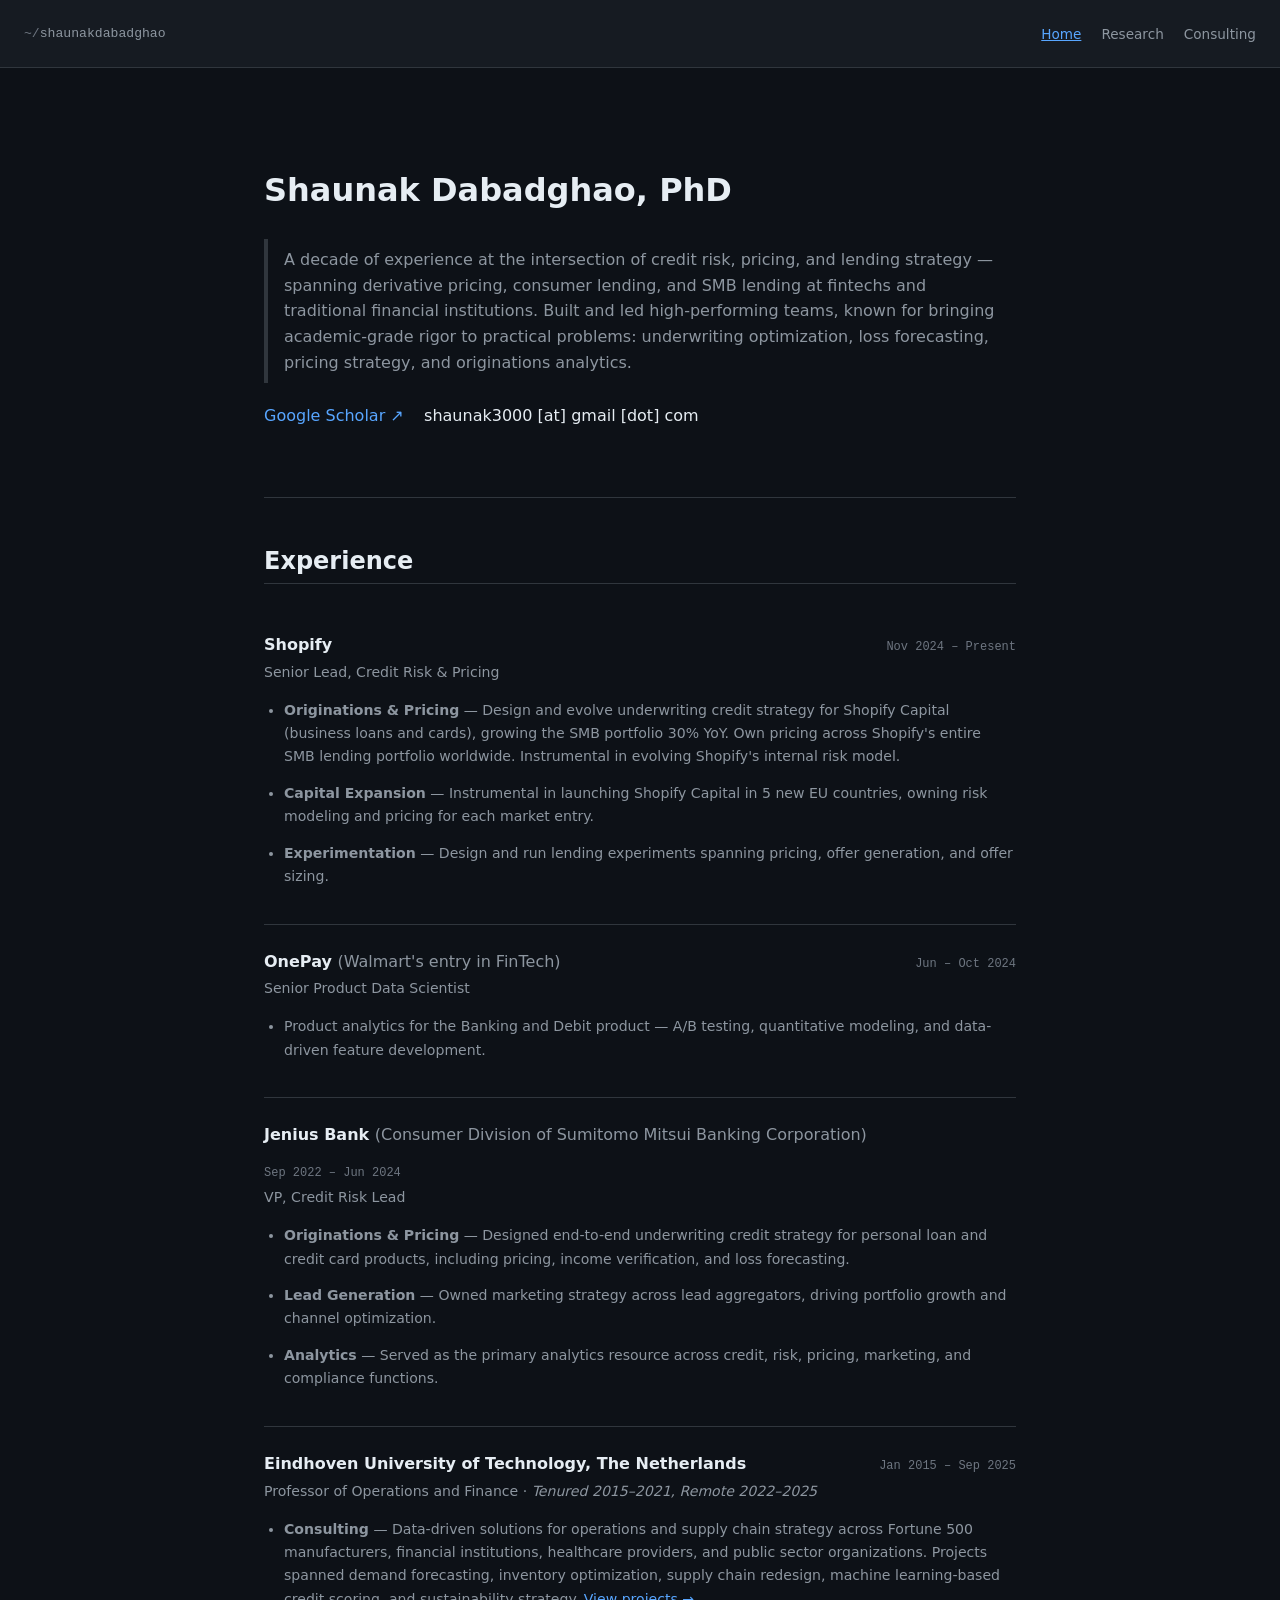
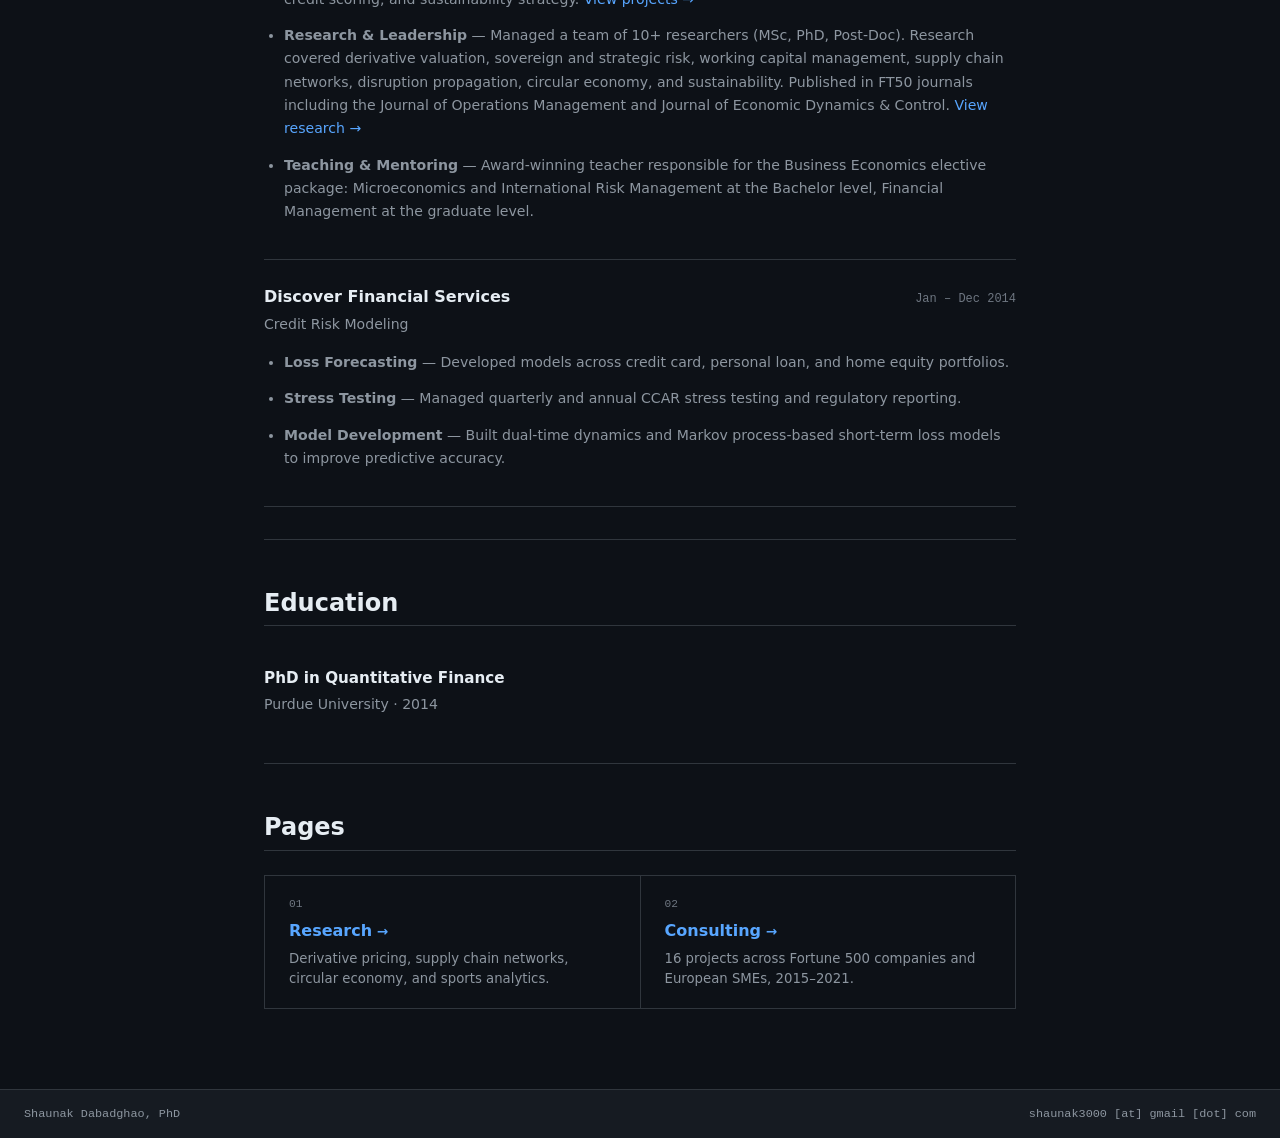
<file: index.html>
<!DOCTYPE html>
<html lang="en">
<head>
<meta charset="UTF-8"><meta name="viewport" content="width=device-width, initial-scale=1.0">
<title>Shaunak Dabadghao, PhD</title>
<link rel="stylesheet" href="_shared.css">
<style>
.hero h1{border-bottom:none;margin-bottom:0.75rem;}
.hero{padding:2.5rem 0 1.5rem;}

/* Experience blocks */
.exp-block{padding:1.5rem 0;border-bottom:1px solid var(--border);}
.exp-block:last-child{border-bottom:none;}
.exp-header{display:flex;justify-content:space-between;align-items:baseline;gap:1rem;flex-wrap:wrap;margin-bottom:0.2rem;}
.exp-company{font-weight:600;font-size:1rem;color:var(--text);}
.exp-date{font-family:'SFMono-Regular',Consolas,'Liberation Mono',Menlo,monospace;font-size:0.75rem;color:var(--text-dim);white-space:nowrap;}
.exp-title{font-size:0.88rem;color:var(--text-muted);margin-bottom:0.75rem;}
.exp-block ul{padding-left:1.25em;display:flex;flex-direction:column;gap:0.4rem;}
.exp-block li{font-size:0.88rem;color:var(--text-muted);line-height:1.65;}

/* Education */
.edu-block{padding:1rem 0;}
.edu-degree{font-weight:600;font-size:0.95rem;color:var(--text);}
.edu-school{font-size:0.88rem;color:var(--text-muted);margin-top:0.15rem;}

/* Nav cards */
.nav-grid{display:grid;grid-template-columns:repeat(2,1fr);gap:1px;background:var(--border);border:1px solid var(--border);margin-top:1.5em;}
.nav-card{background:var(--bg);padding:1.25rem 1.5rem;text-decoration:none;display:block;transition:background 0.15s;}
.nav-card:hover{background:var(--bg-alt);text-decoration:none;}
.nav-card-num{font-family:'SFMono-Regular',Consolas,'Liberation Mono',Menlo,monospace;font-size:0.7rem;color:var(--text-dim);margin-bottom:0.3rem;}
.nav-card-title{font-size:1rem;font-weight:600;color:var(--accent);margin-bottom:0.3rem;}
.nav-card-title::after{content:' →';font-size:0.85rem;}
.nav-card-desc{font-size:0.83rem;color:var(--text-muted);line-height:1.5;}
@media(max-width:600px){.nav-grid{grid-template-columns:1fr;}}
</style>
</head>
<body>
<nav id="nav">
  <a href="index.html" class="nav-name">shaunakdabadghao</a>
  <ul class="nav-links">
    <li><a href="index.html" class="active">Home</a></li>
    <li><a href="research.html">Research</a></li>
    <li><a href="consulting.html">Consulting</a></li>
  </ul>
</nav>

<div class="content">

  <div class="hero reveal">
    <h1>Shaunak Dabadghao, PhD</h1>
    <blockquote>
      <p>A decade of experience at the intersection of credit risk, pricing, and lending strategy — spanning derivative pricing, consumer lending, and SMB lending at fintechs and traditional financial institutions. Built and led high-performing teams, known for bringing academic-grade rigor to practical problems: underwriting optimization, loss forecasting, pricing strategy, and originations analytics.</p>
    </blockquote>
    <p>
      <a href="https://scholar.google.com/citations?user=n4YZN3cAAAAJ&hl=en" target="_blank">Google Scholar ↗</a>
      &nbsp;&nbsp;
      <span>shaunak3000 [at] gmail [dot] com</span>
    </p>
  </div>

  <hr>

  <h2>Experience</h2>

  <div class="exp-block reveal">
    <div class="exp-header">
      <span class="exp-company">Shopify</span>
      <span class="exp-date">Nov 2024 – Present</span>
    </div>
    <div class="exp-title">Senior Lead, Credit Risk &amp; Pricing</div>
    <ul>
      <li><strong>Originations &amp; Pricing</strong> — Design and evolve underwriting credit strategy for Shopify Capital (business loans and cards), growing the SMB portfolio 30% YoY. Own pricing across Shopify's entire SMB lending portfolio worldwide. Instrumental in evolving Shopify's internal risk model.</li>
      <li><strong>Capital Expansion</strong> — Instrumental in launching Shopify Capital in 5 new EU countries, owning risk modeling and pricing for each market entry.</li>
      <li><strong>Experimentation</strong> — Design and run lending experiments spanning pricing, offer generation, and offer sizing.</li>
    </ul>
  </div>

  <div class="exp-block reveal">
    <div class="exp-header">
      <span class="exp-company">OnePay <span style="font-weight:400;color:var(--text-muted);">(Walmart's entry in FinTech)</span></span>
      <span class="exp-date">Jun – Oct 2024</span>
    </div>
    <div class="exp-title">Senior Product Data Scientist</div>
    <ul>
      <li>Product analytics for the Banking and Debit product — A/B testing, quantitative modeling, and data-driven feature development.</li>
    </ul>
  </div>

  <div class="exp-block reveal">
    <div class="exp-header">
      <span class="exp-company">Jenius Bank <span style="font-weight:400;color:var(--text-muted);">(Consumer Division of Sumitomo Mitsui Banking Corporation)</span></span>
      <span class="exp-date">Sep 2022 – Jun 2024</span>
    </div>
    <div class="exp-title">VP, Credit Risk Lead</div>
    <ul>
      <li><strong>Originations &amp; Pricing</strong> — Designed end-to-end underwriting credit strategy for personal loan and credit card products, including pricing, income verification, and loss forecasting.</li>
      <li><strong>Lead Generation</strong> — Owned marketing strategy across lead aggregators, driving portfolio growth and channel optimization.</li>
      <li><strong>Analytics</strong> — Served as the primary analytics resource across credit, risk, pricing, marketing, and compliance functions.</li>
    </ul>
  </div>

  <div class="exp-block reveal">
    <div class="exp-header">
      <span class="exp-company">Eindhoven University of Technology, The Netherlands</span>
      <span class="exp-date">Jan 2015 – Sep 2025</span>
    </div>
    <div class="exp-title">Professor of Operations and Finance · <em>Tenured 2015–2021, Remote 2022–2025</em></div>
    <ul>
      <li><strong>Consulting</strong> — Data-driven solutions for operations and supply chain strategy across Fortune 500 manufacturers, financial institutions, healthcare providers, and public sector organizations. Projects spanned demand forecasting, inventory optimization, supply chain redesign, machine learning-based credit scoring, and sustainability strategy. <a href="consulting.html">View projects →</a></li>
      <li><strong>Research &amp; Leadership</strong> — Managed a team of 10+ researchers (MSc, PhD, Post-Doc). Research covered derivative valuation, sovereign and strategic risk, working capital management, supply chain networks, disruption propagation, circular economy, and sustainability. Published in FT50 journals including the Journal of Operations Management and Journal of Economic Dynamics &amp; Control. <a href="research.html">View research →</a></li>
      <li><strong>Teaching &amp; Mentoring</strong> — Award-winning teacher responsible for the Business Economics elective package: Microeconomics and International Risk Management at the Bachelor level, Financial Management at the graduate level.</li>
    </ul>
  </div>

  <div class="exp-block reveal">
    <div class="exp-header">
      <span class="exp-company">Discover Financial Services</span>
      <span class="exp-date">Jan – Dec 2014</span>
    </div>
    <div class="exp-title">Credit Risk Modeling</div>
    <ul>
      <li><strong>Loss Forecasting</strong> — Developed models across credit card, personal loan, and home equity portfolios.</li>
      <li><strong>Stress Testing</strong> — Managed quarterly and annual CCAR stress testing and regulatory reporting.</li>
      <li><strong>Model Development</strong> — Built dual-time dynamics and Markov process-based short-term loss models to improve predictive accuracy.</li>
    </ul>
  </div>

  <hr>

  <h2>Education</h2>
  <div class="edu-block reveal">
    <div class="edu-degree">PhD in Quantitative Finance</div>
    <div class="edu-school">Purdue University · 2014</div>
  </div>

  <hr>

  <h2>Pages</h2>
  <div class="nav-grid reveal">
    <a href="research.html" class="nav-card">
      <div class="nav-card-num">01</div>
      <div class="nav-card-title">Research</div>
      <div class="nav-card-desc">Derivative pricing, supply chain networks, circular economy, and sports analytics.</div>
    </a>
    <a href="consulting.html" class="nav-card">
      <div class="nav-card-num">02</div>
      <div class="nav-card-title">Consulting</div>
      <div class="nav-card-desc">16 projects across Fortune 500 companies and European SMEs, 2015–2021.</div>
    </a>
  </div>

</div>

<footer>
  <span>Shaunak Dabadghao, PhD</span>
  <span>shaunak3000 [at] gmail [dot] com</span>
</footer>
<script>
const obs=new IntersectionObserver(e=>e.forEach(x=>{if(x.isIntersecting)x.target.classList.add('on');}),{threshold:0.05});
document.querySelectorAll('.reveal').forEach(el=>obs.observe(el));
</script>
</body></html>
</file>
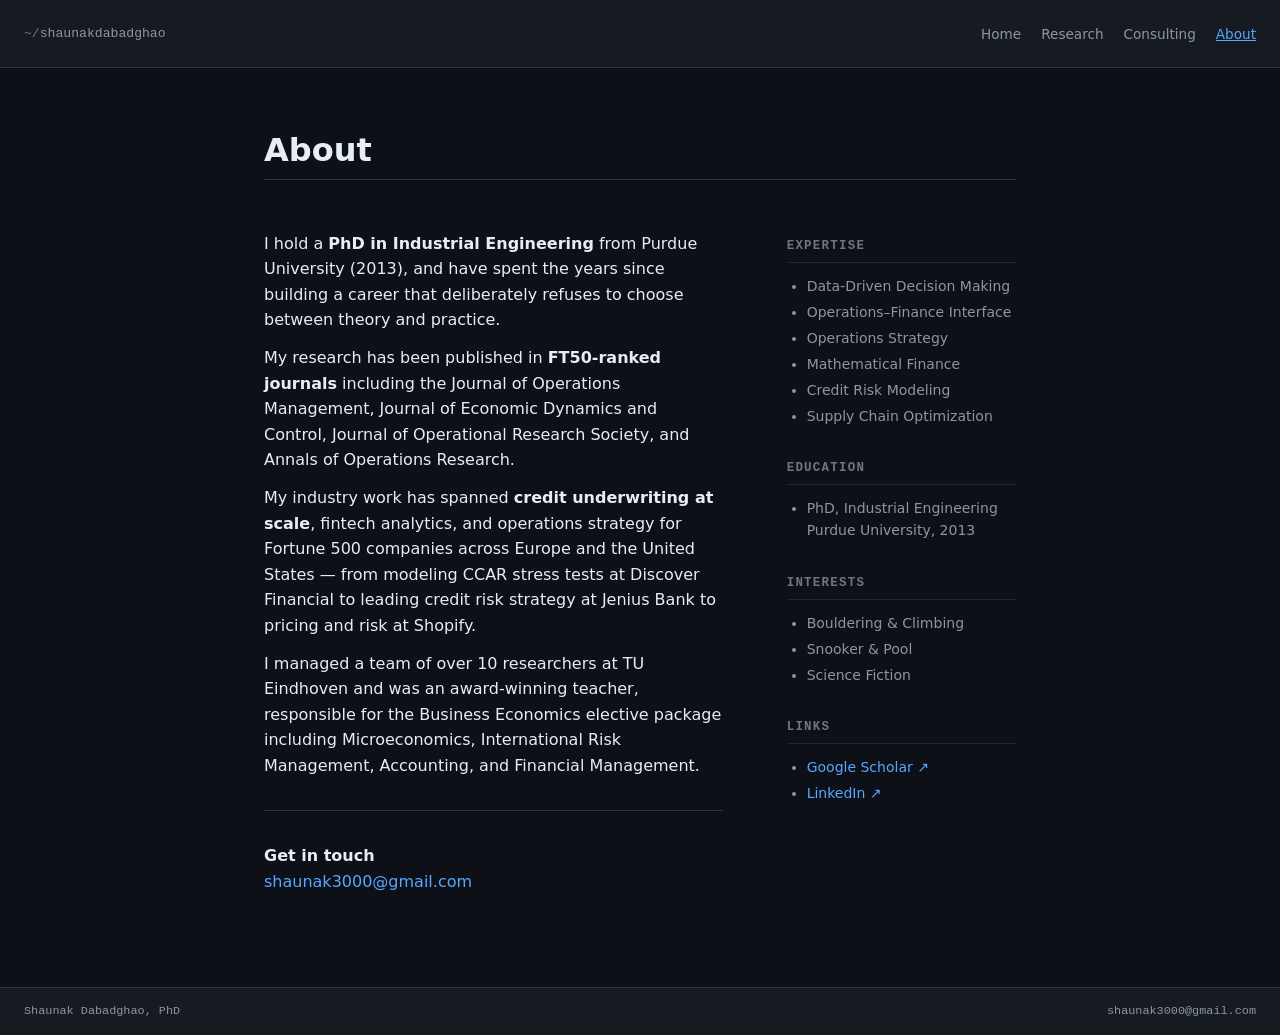
<file: about.html>
<!DOCTYPE html>
<html lang="en">
<head>
<meta charset="UTF-8"><meta name="viewport" content="width=device-width, initial-scale=1.0">
<title>About — Shaunak Dabadghao</title>
<link rel="stylesheet" href="_shared.css">
<style>
.about-grid{display:grid;grid-template-columns:2fr 1fr;gap:4rem;align-items:start;}
.aside-section{margin-bottom:2rem;}
.aside-section h3{font-size:0.78rem;font-family:'SFMono-Regular',Consolas,'Liberation Mono',Menlo,monospace;text-transform:uppercase;letter-spacing:0.1em;color:var(--text-dim);border-bottom:1px solid var(--border-muted);padding-bottom:0.4em;margin-bottom:0.75rem;}
.aside-section ul{padding-left:1.25em;}
.aside-section li{font-size:0.875rem;color:var(--text-muted);}
@media(max-width:640px){.about-grid{grid-template-columns:1fr;gap:2rem;}}
</style>
</head>
<body>
<nav id="nav">
  <a href="index.html" class="nav-name">shaunakdabadghao</a>
  <ul class="nav-links">
    <li><a href="index.html">Home</a></li>
    <li><a href="research.html">Research</a></li>
    <li><a href="consulting.html">Consulting</a></li>
    <li><a href="about.html" class="active">About</a></li>
  </ul>
</nav>

<div class="content">
  <h1>About</h1>

  <div class="about-grid reveal">
    <div>
      <p>I hold a <strong>PhD in Industrial Engineering</strong> from Purdue University (2013), and have spent the years since building a career that deliberately refuses to choose between theory and practice.</p>

      <p>My research has been published in <strong>FT50-ranked journals</strong> including the Journal of Operations Management, Journal of Economic Dynamics and Control, Journal of Operational Research Society, and Annals of Operations Research.</p>

      <p>My industry work has spanned <strong>credit underwriting at scale</strong>, fintech analytics, and operations strategy for Fortune 500 companies across Europe and the United States — from modeling CCAR stress tests at Discover Financial to leading credit risk strategy at Jenius Bank to pricing and risk at Shopify.</p>

      <p>I managed a team of over 10 researchers at TU Eindhoven and was an award-winning teacher, responsible for the Business Economics elective package including Microeconomics, International Risk Management, Accounting, and Financial Management.</p>

      <hr>

      <p><strong>Get in touch</strong><br>
      <a href="mailto:shaunak3000@gmail.com">shaunak3000@gmail.com</a></p>
    </div>

    <div>
      <div class="aside-section">
        <h3>Expertise</h3>
        <ul>
          <li>Data-Driven Decision Making</li>
          <li>Operations–Finance Interface</li>
          <li>Operations Strategy</li>
          <li>Mathematical Finance</li>
          <li>Credit Risk Modeling</li>
          <li>Supply Chain Optimization</li>
        </ul>
      </div>
      <div class="aside-section">
        <h3>Education</h3>
        <ul>
          <li>PhD, Industrial Engineering<br>Purdue University, 2013</li>
        </ul>
      </div>
      <div class="aside-section">
        <h3>Interests</h3>
        <ul>
          <li>Bouldering &amp; Climbing</li>
          <li>Snooker &amp; Pool</li>
          <li>Science Fiction</li>
        </ul>
      </div>
      <div class="aside-section">
        <h3>Links</h3>
        <ul>
          <li><a href="https://scholar.google.com/citations?user=n4YZN3cAAAAJ&hl=en" target="_blank">Google Scholar ↗</a></li>
          <li><a href="https://www.linkedin.com/in/shaunakdabadghao/" target="_blank">LinkedIn ↗</a></li>
        </ul>
      </div>
    </div>
  </div>
</div>

<footer>
  <span>Shaunak Dabadghao, PhD</span>
  <a href="mailto:shaunak3000@gmail.com">shaunak3000@gmail.com</a>
</footer>
<script>
const obs=new IntersectionObserver(e=>e.forEach(x=>{if(x.isIntersecting)x.target.classList.add('on');}),{threshold:0.05});
document.querySelectorAll('.reveal').forEach(el=>obs.observe(el));
</script>
</body></html>
</file>
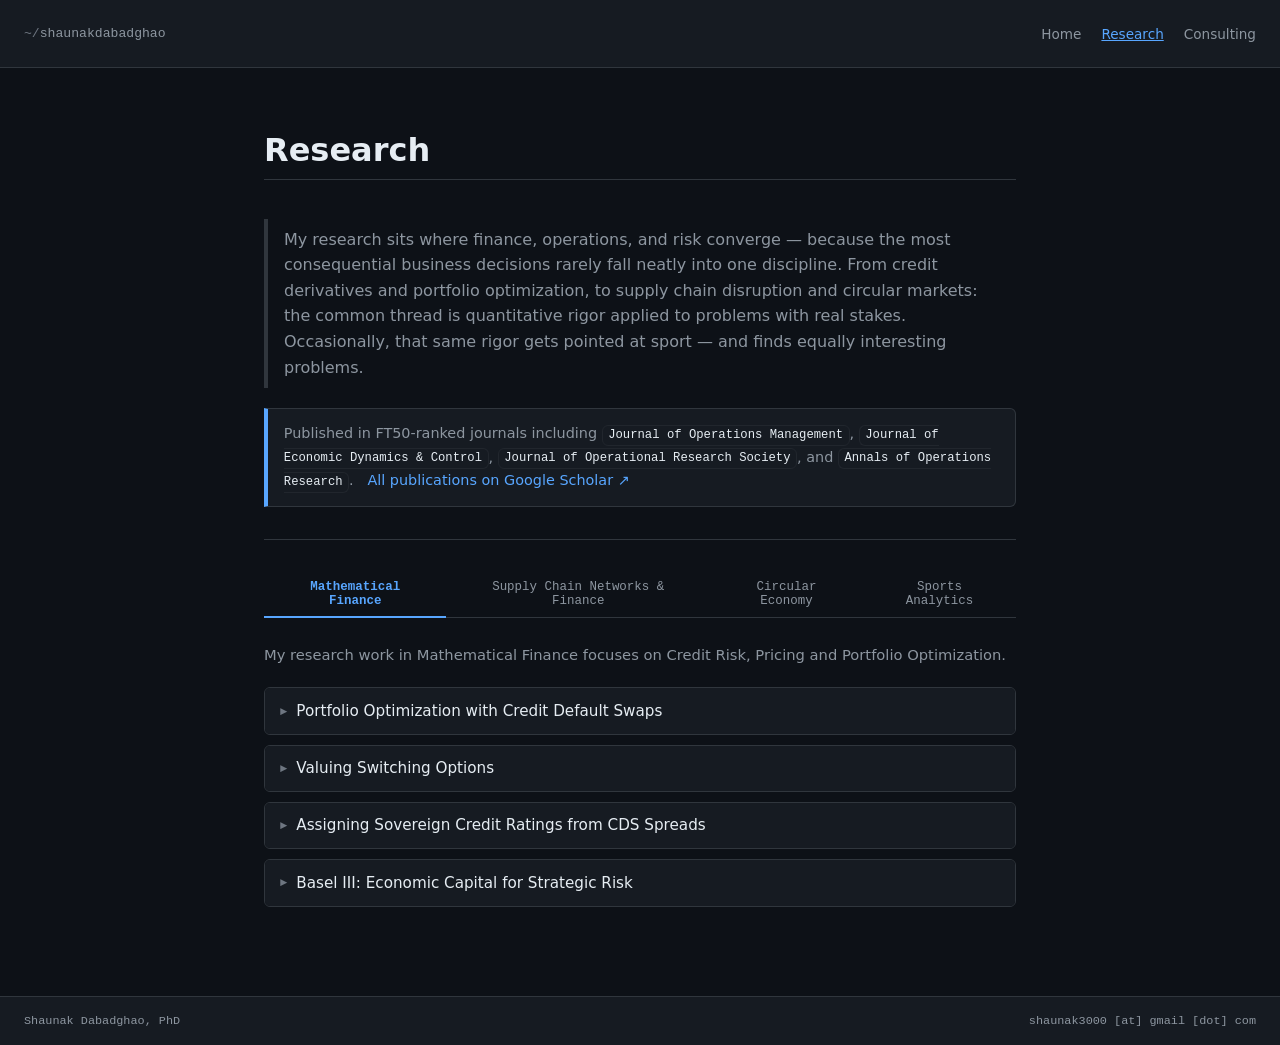
<file: research.html>
<!DOCTYPE html>
<html lang="en">
<head>
<meta charset="UTF-8"><meta name="viewport" content="width=device-width, initial-scale=1.0">
<title>Research — Shaunak Dabadghao</title>
<link rel="stylesheet" href="_shared.css">
<style>
.area-tabs{display:flex;gap:0;border-bottom:1px solid var(--border);margin-bottom:1.5rem;}
.atab{font-family:'SFMono-Regular',Consolas,'Liberation Mono',Menlo,monospace;font-size:0.78rem;padding:0.5rem 1.1rem;border:none;background:none;cursor:pointer;color:var(--text-muted);border-bottom:2px solid transparent;margin-bottom:-1px;transition:all 0.15s;}
.atab:hover{color:var(--text);}
.atab.on{color:var(--accent);border-bottom-color:var(--accent);font-weight:600;}
.apanel{display:none;}
.apanel.on{display:block;}
.area-intro{font-size:0.92rem;color:var(--text-muted);line-height:1.75;margin-bottom:1.25rem;}
.details-body p{font-size:0.9rem;color:var(--text-muted);line-height:1.75;margin:0 0 0.9em;}
.details-body .paper-link{font-size:0.85rem;}
</style>
</head>
<body>
<nav id="nav">
  <a href="index.html" class="nav-name">shaunakdabadghao</a>
  <ul class="nav-links">
    <li><a href="index.html">Home</a></li>
    <li><a href="research.html" class="active">Research</a></li>
    <li><a href="consulting.html">Consulting</a></li>
  </ul>
</nav>

<div class="content">
  <h1>Research</h1>

  <blockquote class="reveal">
    <p>My research sits where finance, operations, and risk converge — because the most consequential business decisions rarely fall neatly into one discipline. From credit derivatives and portfolio optimization, to supply chain disruption and circular markets: the common thread is quantitative rigor applied to problems with real stakes. Occasionally, that same rigor gets pointed at sport — and finds equally interesting problems.</p>
  </blockquote>

  <div class="callout reveal">
    Published in FT50-ranked journals including <code>Journal of Operations Management</code>, <code>Journal of Economic Dynamics &amp; Control</code>, <code>Journal of Operational Research Society</code>, and <code>Annals of Operations Research</code>.
    &nbsp; <a href="https://scholar.google.com/citations?user=n4YZN3cAAAAJ&hl=en" target="_blank">All publications on Google Scholar ↗</a>
  </div>

  <hr>

  <div class="area-tabs reveal">
    <button class="atab on" onclick="showA(this,'finance')">Mathematical Finance</button>
    <button class="atab" onclick="showA(this,'supply')">Supply Chain Networks &amp; Finance</button>
    <button class="atab" onclick="showA(this,'circular')">Circular Economy</button>
    <button class="atab" onclick="showA(this,'sports')">Sports Analytics</button>
  </div>

  <!-- Mathematical Finance -->
  <div class="apanel on" id="afinance">
    <p class="area-intro">My research work in Mathematical Finance focuses on Credit Risk, Pricing and Portfolio Optimization.</p>

    <details>
      <summary>Portfolio Optimization with Credit Default Swaps</summary>
      <div class="dtag-row"><span class="tag">Portfolio Optimization</span><span class="tag">Credit Default Swaps</span><span class="tag">PhD Dissertation</span></div>
      <div class="details-body">
        <p>Two linked problems: pricing a CDS and optimizing a portfolio across a CDS, the underlying firm's stock, and a money market account. The CDS is priced using a doubly stochastic process driven by the firm's stock price and random jumps, in a regime-switching market. Optimal portfolio strategies are derived explicitly via a Hamilton-Jacobi-Bellman framework for an investor with logarithmic utility.</p>
        <p><em>PhD Dissertation, Purdue University.</em></p>
      </div>
    </details>

    <details>
      <summary>Valuing Switching Options</summary>
      <div class="dtag-row"><span class="tag">Real Options</span><span class="tag">Moving Boundary</span><span class="tag">Journal of Economic Dynamics &amp; Control</span></div>
      <div class="details-body">
        <p>We develop a new computational method to value switching options using a moving boundary approach, solved across two regimes for a finite time horizon. The methodology applies to power plant operations — where a generator is switched on or off depending on fuel costs and electricity revenues — and to near-shoring/offshoring decisions where a firm switches production between facilities based on costs and trade barriers.</p>
        <p class="paper-link"><a href="https://www.sciencedirect.com/science/article/pii/S0165188921000592" target="_blank">Read the full article ↗</a></p>
      </div>
    </details>

    <details>
      <summary>Assigning Sovereign Credit Ratings from CDS Spreads</summary>
      <div class="dtag-row"><span class="tag">Sovereign Risk</span><span class="tag">Credit Ratings</span><span class="tag">CDS</span></div>
      <div class="details-body">
        <p>We develop a model that uses CDS spreads on sovereign debt to extract implied default rates, then applies regression to predict future default rates and assign credit ratings. Our model outperforms those used by the Big-3 ratings agencies, providing accurate ratings of EU sovereign debt months before Moody's, S&amp;P, and Fitch adjust theirs.</p>
        <p class="paper-link"><a href="https://www.emerald.com/insight/content/doi/10.1108/JRF-06-2017-0096/full/html" target="_blank">Read the full article ↗</a></p>
      </div>
    </details>

    <details>
      <summary>Basel III: Economic Capital for Strategic Risk</summary>
      <div class="dtag-row"><span class="tag">Basel III</span><span class="tag">Economic Capital</span><span class="tag">Banking Regulation</span></div>
      <div class="details-body">
        <p>Basel III mandates capital reserves for strategic risk, yet no agreed measurable definition exists. We propose a practitioner-verified definition and a simulation-based framework to estimate economic capital — using the cost of equity as the profitability threshold. Validated against ABN AMRO's actual capital outlay, the framework is simple, generalizable, and immediately implementable.</p>
        <p class="paper-link"><a href="https://www.emerald.com/jrf/article/19/3/225/247501" target="_blank">Read the full article ↗</a></p>
      </div>
    </details>
  </div>

  <!-- Supply Chain Networks & Finance -->
  <div class="apanel" id="asupply">
    <p class="area-intro">This research examines how financial decisions and external shocks — trade policies, tariffs, and operational crises — propagate through supply networks, combining operations models with financial market analysis.</p>

    <details>
      <summary>Working Capital Management in Supply Networks</summary>
      <div class="dtag-row"><span class="tag">Trade Credit</span><span class="tag">Working Capital</span><span class="tag">Supply Networks</span><span class="tag">Under Review · Journal of Operations Management</span></div>
      <div class="details-body">
        <p>Aggressive trade credit policies may boost a firm's own profitability but harms its supply chain partners. We show that firms adopting industry-standard, collaborative trade policies increase profitability across the entire supply chain — making the case for inclusive, network-aware financial strategy.</p>
      </div>
    </details>

    <details>
      <summary>Global Sourcing under Tariffs</summary>
      <div class="dtag-row"><span class="tag">Global Sourcing</span><span class="tag">Tariffs</span><span class="tag">Time Series Clustering</span></div>
      <div class="details-body">
        <p>Not all supply chains respond to trade shocks the same way. Using the 2018–2019 U.S.–China tariffs as a natural experiment, we uncover seven distinct global sourcing responses through time series clustering. The key differentiator: firms with stronger financials and higher growth potential weathered the disruption far better — revealing that a supply chain's resilience is ultimately a reflection of the firm behind it.</p>
        <p class="paper-link"><a href="https://www.sciencedirect.com/science/article/pii/S092552732400330X" target="_blank">Read the full article ↗</a></p>
      </div>
    </details>

    <details>
      <summary>Disruption Propagation through Complex Supply Networks</summary>
      <div class="dtag-row"><span class="tag">Disruption Management</span><span class="tag">Event Study</span><span class="tag">Supply Network Risk</span><span class="tag">Under Review · Journal of Operations Management</span></div>
      <div class="details-body">
        <p>Using the Boeing 737MAX crisis as a natural experiment, we trace how a single firm's operational failure ripples through tier-1 and tier-2 suppliers and downstream customers via abnormal stock returns. We find that markets respond not only to the severity of a disruption but to what it signals about operational health — and document cross-competitor spillovers into Airbus's supply network among shared suppliers.</p>
      </div>
    </details>
  </div>

  <!-- Circular Economy -->
  <div class="apanel" id="acircular">
    <p class="area-intro">This research spans two interconnected themes: the economics of circular markets for refurbished products, and the governance of sustainability across supply chains. Together they examine how firms can extract more value from existing goods while managing their broader environmental and social footprint.</p>

    <details>
      <summary>The Price of a Second Life</summary>
      <div class="dtag-row"><span class="tag">Pricing</span><span class="tag">Consumer Behavior</span><span class="tag">Circular Economy</span><span class="tag">Journal of Operations Management</span></div>
      <div class="details-body">
        <p>We combine consumer surveys with analytical models to find optimal prices and refurbishing activity in a competitive market. Understanding how consumers adopt refurbished products is crucial before entering such a market — and the availability of used products turns out to be a key driver of both pricing decisions and refurbishing activity.</p>
        <p class="paper-link"><a href="https://onlinelibrary.wiley.com/doi/full/10.1002/joom.1208" target="_blank">Read the full article ↗</a></p>
      </div>
    </details>

    <details>
      <summary>Licensed to Refurbish</summary>
      <div class="dtag-row"><span class="tag">Authorization</span><span class="tag">OEM Strategy</span><span class="tag">Circular Economy</span></div>
      <div class="details-body">
        <p>OEMs often authorize third parties to refurbish and resell their smartphones, lending credibility that lets the 3P charge higher prices. We determine the optimal authorization fee the OEM should charge — balancing the 3P's improved market position against the OEM's own revenue from the arrangement.</p>
        <p class="paper-link"><a href="https://link.springer.com/article/10.1007/s10696-023-09519-5" target="_blank">Read the full article ↗</a></p>
      </div>
    </details>

    <details>
      <summary>The Goldilocks Problem of Refurbished Launches</summary>
      <div class="dtag-row"><span class="tag">Product Launch</span><span class="tag">Pricing</span><span class="tag">Circular Economy</span><span class="tag">Under Review · Flexible Systems and Manufacturing</span></div>
      <div class="details-body">
        <p>Launch a refurbished model too early and it cannibalizes new product sales; too late and newer versions have already eroded demand. We determine the optimal launch time, price, and quantity — navigating the tension between cannibalization and obsolescence to maximize value from the refurbished market.</p>
      </div>
    </details>

    <details>
      <summary>Sustainability Starts Upstream</summary>
      <div class="dtag-row"><span class="tag">Supplier Sustainability</span><span class="tag">Literature Review</span><span class="tag">Supply Chain Management</span></div>
      <div class="details-body">
        <p>A firm's supply chain typically has a larger environmental and social footprint than its own operations — yet most firms focus sustainability efforts inward. We review the fragmented landscape of supplier sustainability management (SSM) research across disciplines, proposing the MMAIG framework (Motivation–Measure–Analyze–Improve–Govern) to map the field and chart a path forward. The diagnosis: research is rich in measurement, thin on improvement. The prescription: collaborative, data-driven, and trust-based approaches that align incentives across the entire chain.</p>
        <p class="paper-link"><a href="https://www.sciencedirect.com/science/article/pii/S2667344422000032" target="_blank">Read the full article ↗</a></p>
      </div>
    </details>
  </div>

  <!-- Sports Analytics -->
  <div class="apanel" id="asports">
    <p class="area-intro">Quantitative methods applied to sport — ranking systems, passing networks, and crowd intelligence. This work spans peer-reviewed journals and a finalist appearance at the MIT Sloan Sports Analytics Conference.</p>

    <details>
      <summary>Who Really Deserves the Top Spot?</summary>
      <div class="dtag-row"><span class="tag">Rankings</span><span class="tag">Incentive Compatibility</span><span class="tag">Journal of Operational Research Society</span></div>
      <div class="details-body">
        <p>We design a ranking methodology that is fair, incentive-compatible, and order-independent — accounting for strength of schedule, ensuring teams are always motivated to win, and producing ratings that don't depend on the sequence of matches played.</p>
        <p class="paper-link"><a href="https://www.tandfonline.com/doi/abs/10.1057/s41274-017-0266-8" target="_blank">Read the full article ↗</a></p>
      </div>
    </details>

    <details>
      <summary>The Geometry of Play</summary>
      <div class="dtag-row"><span class="tag">Network Analysis</span><span class="tag">Soccer</span><span class="tag">MIT Sloan Finalist 2017</span><span class="tag">Journal of Sports Analytics</span></div>
      <div class="details-body">
        <p>We model passes in soccer matches as networks and use graph theory to fingerprint the play styles of individual players, teams, and coaches. The framework has direct applications in player recruitment, opponent scouting, and coaching hires.</p>
<p class="paper-link" style="margin-top:0.75em;"><a href="https://content.iospress.com/download/journal-of-sports-analytics/jsa190290?id=journal-of-sports-analytics%2Fjsa190290" target="_blank">Read the full article ↗</a></p>
      </div>
    </details>

    <details>
      <summary>The Wisdom of Recruits</summary>
      <div class="dtag-row"><span class="tag">Crowd Intelligence</span><span class="tag">Markov Chains</span><span class="tag">College Football</span><span class="tag">Annals of Operations Research</span></div>
      <div class="details-body">
        <p>We combine Markov chains with the wisdom of crowds to build Crowd-Ranking — a new method for ranking NCAA football teams. The key insight: when a highly recruited player (a signal of quality) joins a team, that team's ranking should improve, even before a game is played.</p>
        <p class="paper-link"><a href="https://link.springer.com/article/10.1007/s12351-017-0324-7" target="_blank">Read the full article ↗</a></p>
      </div>
    </details>
  </div>

</div>

<footer>
  <span>Shaunak Dabadghao, PhD</span>
  <span>shaunak3000 [at] gmail [dot] com</span>
</footer>
<script>
const obs=new IntersectionObserver(e=>e.forEach(x=>{if(x.isIntersecting)x.target.classList.add('on');}),{threshold:0.05});
document.querySelectorAll('.reveal').forEach(el=>obs.observe(el));
function showA(btn,area){
  document.querySelectorAll('.atab').forEach(t=>t.classList.remove('on'));
  document.querySelectorAll('.apanel').forEach(p=>p.classList.remove('on'));
  btn.classList.add('on');
  document.getElementById('a'+area).classList.add('on');
}
</script>
</body></html>
</file>
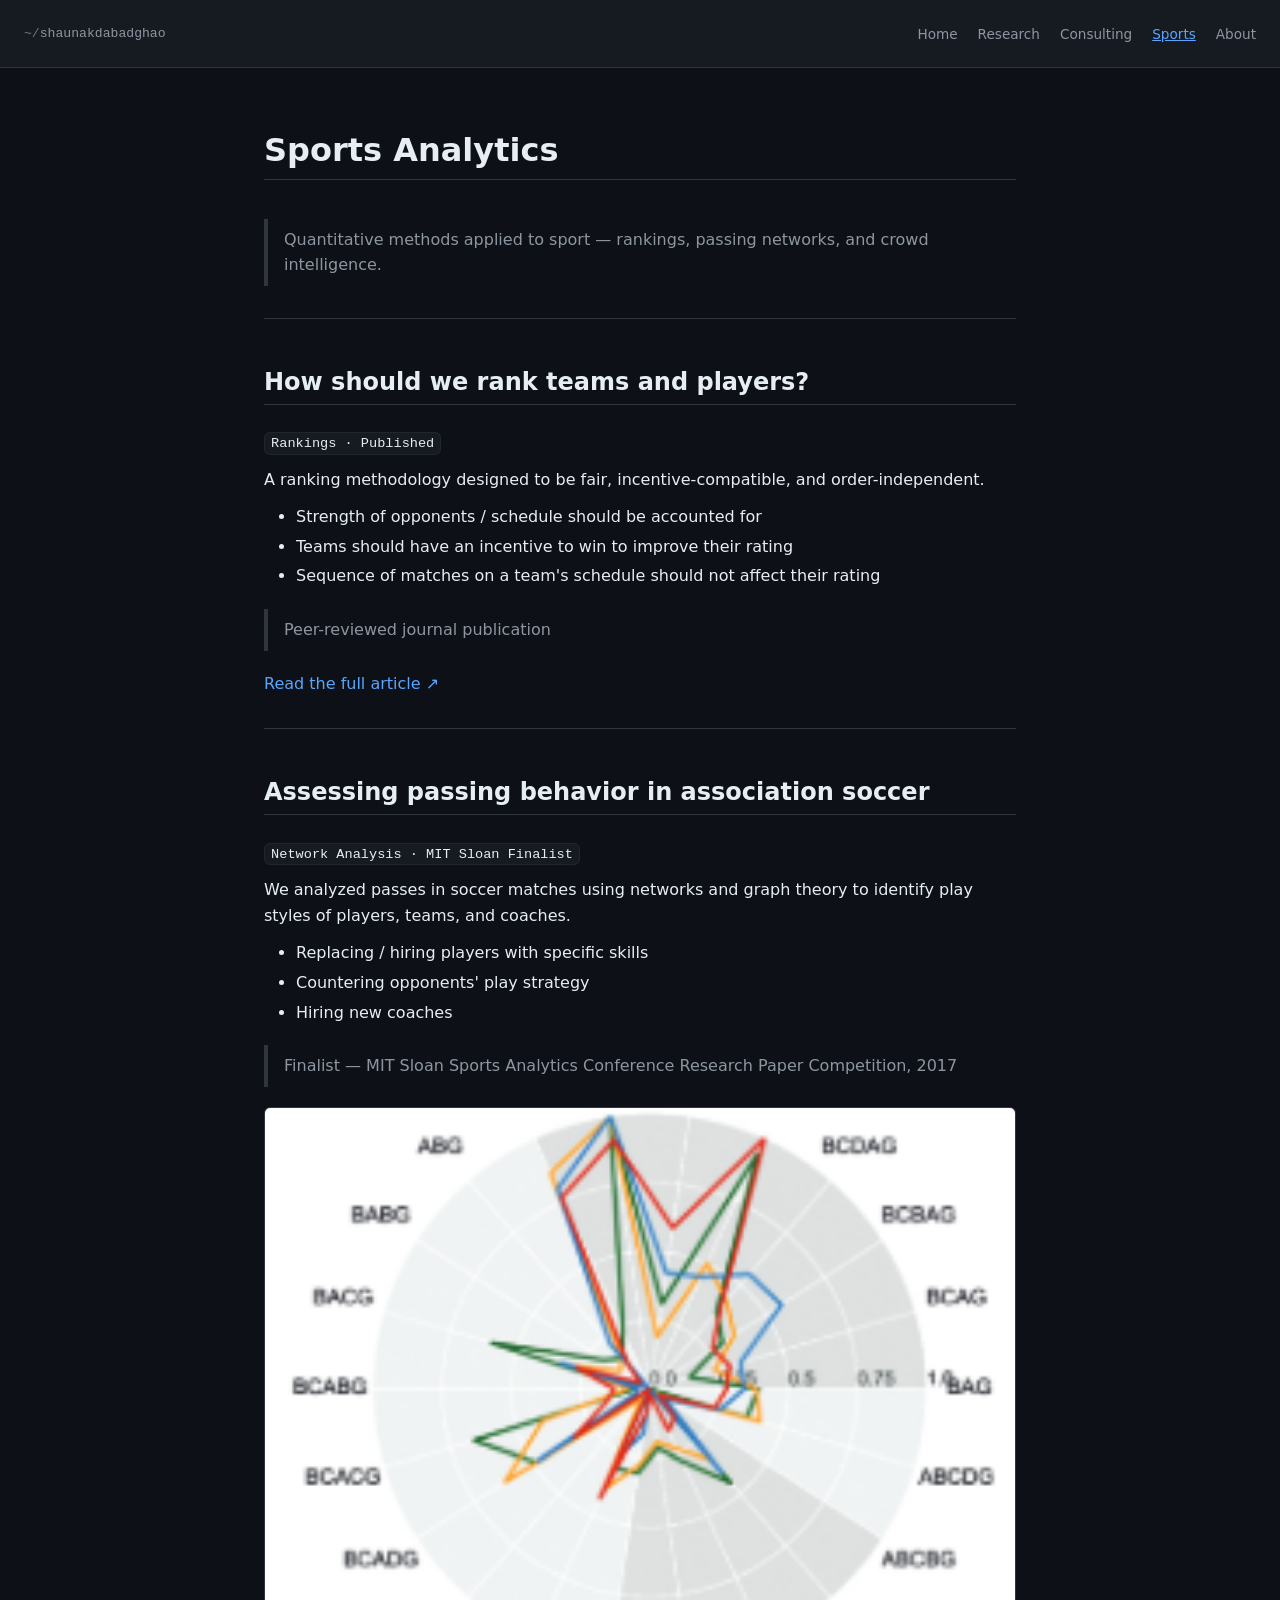
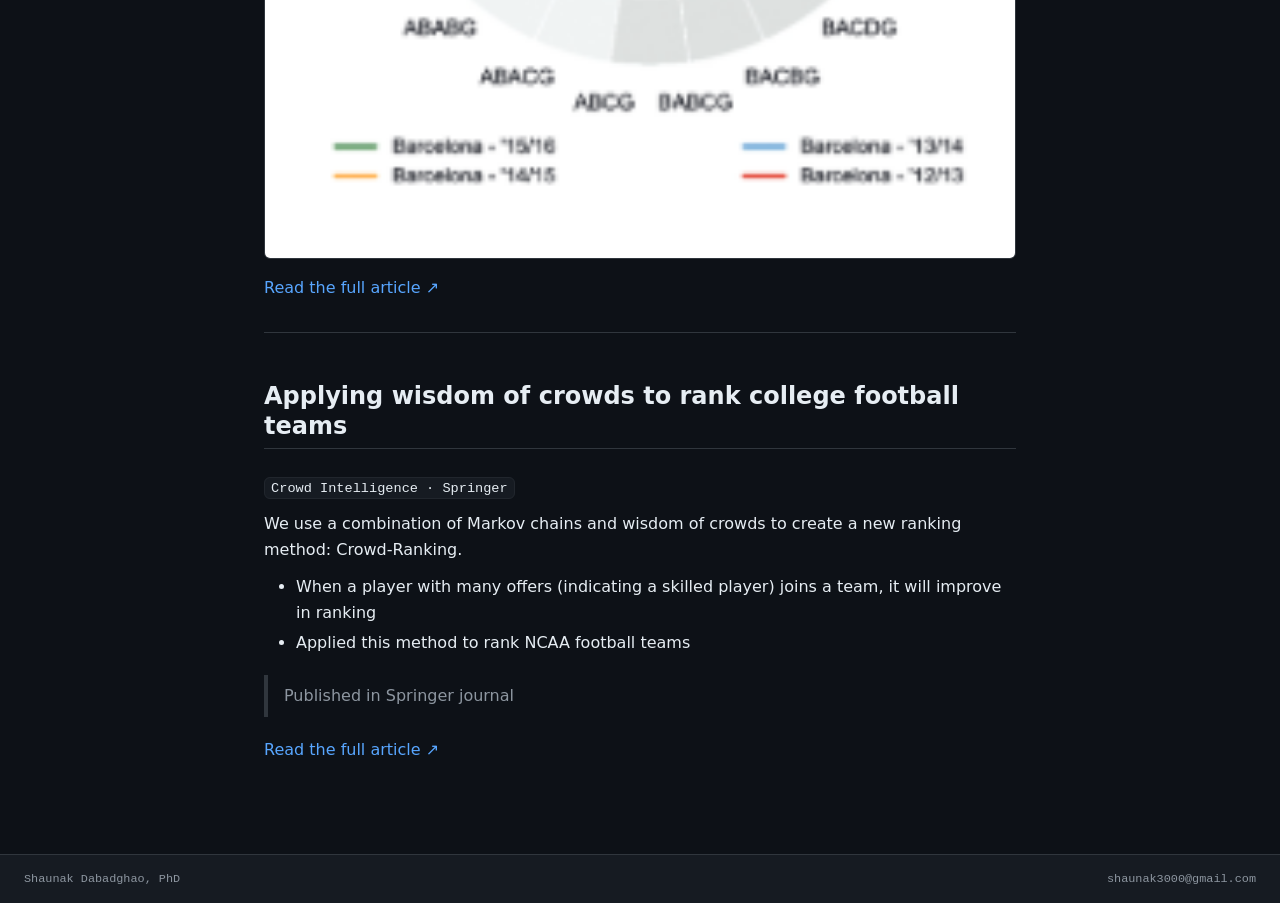
<file: sports.html>
<!DOCTYPE html>
<html lang="en">
<head>
<meta charset="UTF-8"><meta name="viewport" content="width=device-width, initial-scale=1.0">
<title>Sports Analytics — Shaunak Dabadghao</title>
<link rel="stylesheet" href="_shared.css">
<style>
.proj-img{border:1px solid var(--border);border-radius:6px;overflow:hidden;margin:1em 0;}
.proj-img img{width:100%;display:block;}
</style>
</head>
<body>
<nav id="nav">
  <a href="index.html" class="nav-name">shaunakdabadghao</a>
  <ul class="nav-links">
    <li><a href="index.html">Home</a></li>
    <li><a href="research.html">Research</a></li>
    <li><a href="consulting.html">Consulting</a></li>
    <li><a href="sports.html" class="active">Sports</a></li>
    <li><a href="about.html">About</a></li>
  </ul>
</nav>

<div class="content">
  <h1>Sports Analytics</h1>

  <blockquote class="reveal">
    <p>Quantitative methods applied to sport — rankings, passing networks, and crowd intelligence.</p>
  </blockquote>

  <hr>

  <div class="reveal">
    <h2>How should we rank teams and players?</h2>
    <p><code>Rankings · Published</code></p>
    <p>A ranking methodology designed to be fair, incentive-compatible, and order-independent.</p>
    <ul>
      <li>Strength of opponents / schedule should be accounted for</li>
      <li>Teams should have an incentive to win to improve their rating</li>
      <li>Sequence of matches on a team's schedule should not affect their rating</li>
    </ul>
    <blockquote><p>Peer-reviewed journal publication</p></blockquote>
    <p><a href="https://www.tandfonline.com/doi/abs/10.1057/s41274-017-0266-8" target="_blank">Read the full article ↗</a></p>
  </div>

  <hr>

  <div class="reveal">
    <h2>Assessing passing behavior in association soccer</h2>
    <p><code>Network Analysis · MIT Sloan Finalist</code></p>
    <p>We analyzed passes in soccer matches using networks and graph theory to identify play styles of players, teams, and coaches.</p>
    <ul>
      <li>Replacing / hiring players with specific skills</li>
      <li>Countering opponents' play strategy</li>
      <li>Hiring new coaches</li>
    </ul>
    <blockquote><p>Finalist — MIT Sloan Sports Analytics Conference Research Paper Competition, 2017</p></blockquote>
    <div class="proj-img">
      <img src="images/messi-radar.png" alt="Lionel Messi passing network radar chart — PxGMs analysis across Barcelona seasons">
    </div>
    <p><a href="https://content.iospress.com/download/journal-of-sports-analytics/jsa190290?id=journal-of-sports-analytics%2Fjsa190290" target="_blank">Read the full article ↗</a></p>
  </div>

  <hr>

  <div class="reveal">
    <h2>Applying wisdom of crowds to rank college football teams</h2>
    <p><code>Crowd Intelligence · Springer</code></p>
    <p>We use a combination of Markov chains and wisdom of crowds to create a new ranking method: Crowd-Ranking.</p>
    <ul>
      <li>When a player with many offers (indicating a skilled player) joins a team, it will improve in ranking</li>
      <li>Applied this method to rank NCAA football teams</li>
    </ul>
    <blockquote><p>Published in Springer journal</p></blockquote>
    <p><a href="https://link.springer.com/article/10.1007/s12351-017-0324-7" target="_blank">Read the full article ↗</a></p>
  </div>
</div>

<footer>
  <span>Shaunak Dabadghao, PhD</span>
  <a href="mailto:shaunak3000@gmail.com">shaunak3000@gmail.com</a>
</footer>
<script>
const obs=new IntersectionObserver(e=>e.forEach(x=>{if(x.isIntersecting)x.target.classList.add('on');}),{threshold:0.05});
document.querySelectorAll('.reveal').forEach(el=>obs.observe(el));
</script>
</body></html>
</file>
<file: _shared.css>
:root{
  --bg:#0d1117;
  --bg-alt:#161b22;
  --text:#e6edf3;
  --text-muted:#8d96a0;
  --text-dim:#6e7681;
  --border:#30363d;
  --border-muted:#21262d;
  --accent:#58a6ff;
  --code-bg:#161b22;
}
*{box-sizing:border-box;margin:0;padding:0;}
body{font-family:-apple-system,BlinkMacSystemFont,"Segoe UI",system-ui,sans-serif;font-size:16px;line-height:1.6;color:var(--text);background:var(--bg);}

/* ── Nav ── */
nav{background:var(--bg-alt);border-bottom:1px solid var(--border);padding:0.55rem 1.5rem;display:flex;align-items:center;justify-content:space-between;position:sticky;top:0;z-index:100;}
.nav-name{font-family:'SFMono-Regular',Consolas,'Liberation Mono',Menlo,monospace;font-size:0.82rem;color:var(--text-muted);text-decoration:none;}
.nav-name::before{content:'~/';color:var(--text-dim);}
.nav-name:hover{color:var(--accent);}
.nav-links{list-style:none;display:flex;gap:1.25rem;}
.nav-links a{font-size:0.85rem;color:var(--text-muted);text-decoration:none;}
.nav-links a:hover,.nav-links a.active{color:var(--accent);text-decoration:underline;}

/* ── Content ── */
.content{max-width:800px;margin:0 auto;padding:2.5rem 1.5rem 5rem;}

/* ── Markdown typography ── */
h1{font-size:2em;font-weight:600;line-height:1.25;padding-bottom:0.3em;border-bottom:1px solid var(--border);margin:0.67em 0 1.2em;}
h2{font-size:1.5em;font-weight:600;line-height:1.25;padding-bottom:0.3em;border-bottom:1px solid var(--border);margin:2em 0 1em;}
h3{font-size:1.1em;font-weight:600;margin:1.5em 0 0.4em;}
p{margin:0.75em 0;}
a{color:var(--accent);text-decoration:none;}
a:hover{text-decoration:underline;}
ul,ol{padding-left:2em;margin:0.5em 0;}
li{margin:0.25em 0;line-height:1.6;}
strong{font-weight:600;}

code{font-family:'SFMono-Regular',Consolas,'Liberation Mono',Menlo,monospace;font-size:0.85em;background:var(--code-bg);border:1px solid var(--border-muted);border-radius:6px;padding:0.2em 0.45em;color:var(--text);}
blockquote{border-left:4px solid var(--border);padding:0.1em 1em;color:var(--text-muted);margin:1.25em 0;}
blockquote p{margin:0.4em 0;}
hr{border:none;border-top:1px solid var(--border);margin:2em 0;}

/* ── Tables ── */
table{border-collapse:collapse;width:100%;margin:1em 0;font-size:0.9rem;}
th,td{border:1px solid var(--border);padding:0.5em 0.9em;text-align:left;vertical-align:top;}
th{background:var(--bg-alt);font-weight:600;}
tr:nth-child(even) td{background:var(--bg-alt);}

/* ── Details / Summary ── */
details{border:1px solid var(--border);border-radius:6px;margin:0.6em 0;overflow:hidden;}
summary{padding:0.7em 1em;cursor:pointer;font-weight:500;font-size:0.95rem;background:var(--bg-alt);user-select:none;list-style:none;display:flex;align-items:center;gap:0.6em;}
summary::-webkit-details-marker{display:none;}
summary::before{content:'▶';font-size:0.6em;color:var(--text-dim);transition:transform 0.18s;flex-shrink:0;}
details[open]>summary::before{transform:rotate(90deg);}
summary:hover{background:#1c2128;}
.dtag-row{display:flex;flex-wrap:wrap;gap:0.3rem;padding:0.4em 1em 0.65em;background:var(--bg-alt);border-bottom:1px solid var(--border);}
.details-body{padding:1em 1.25em;}
.details-body dl{display:grid;grid-template-columns:max-content 1fr;gap:0.35em 1.25em;font-size:0.875rem;}
.details-body dt{font-family:'SFMono-Regular',Consolas,'Liberation Mono',Menlo,monospace;font-size:0.73rem;color:var(--text-dim);text-transform:uppercase;letter-spacing:0.08em;padding-top:0.2em;white-space:nowrap;}
.details-body dd{color:var(--text-muted);line-height:1.65;margin:0;}

/* ── Tag ── */
.tag{font-family:'SFMono-Regular',Consolas,'Liberation Mono',Menlo,monospace;font-size:0.7rem;padding:0.15em 0.55em;border:1px solid var(--border);border-radius:2em;color:var(--text-muted);background:var(--bg-alt);}

/* ── Callout ── */
.callout{background:var(--bg-alt);border:1px solid var(--border);border-left:4px solid var(--accent);border-radius:0 6px 6px 0;padding:0.9em 1.1em;font-size:0.9rem;color:var(--text-muted);margin:1.25em 0;}

/* ── Footer ── */
footer{background:var(--bg-alt);border-top:1px solid var(--border);padding:0.9rem 1.5rem;display:flex;justify-content:space-between;font-family:'SFMono-Regular',Consolas,'Liberation Mono',Menlo,monospace;font-size:0.74rem;color:var(--text-muted);}
footer a{color:var(--text-muted);}
footer a:hover{color:var(--accent);text-decoration:underline;}

/* ── Reveal ── */
.reveal{opacity:0;transform:translateY(6px);transition:opacity 0.35s,transform 0.35s;}
.reveal.on{opacity:1;transform:none;}

@media(max-width:640px){
  nav{padding:0.5rem 1rem;}
  .nav-links{gap:0.75rem;}
  .nav-links a{font-size:0.78rem;}
  .content{padding:1.5rem 1rem 4rem;}
  th,td{padding:0.35em 0.5em;font-size:0.82rem;}
  .details-body dl{grid-template-columns:1fr;gap:0.1em;}
  .details-body dt{padding-top:0.6em;}
}
</file>
